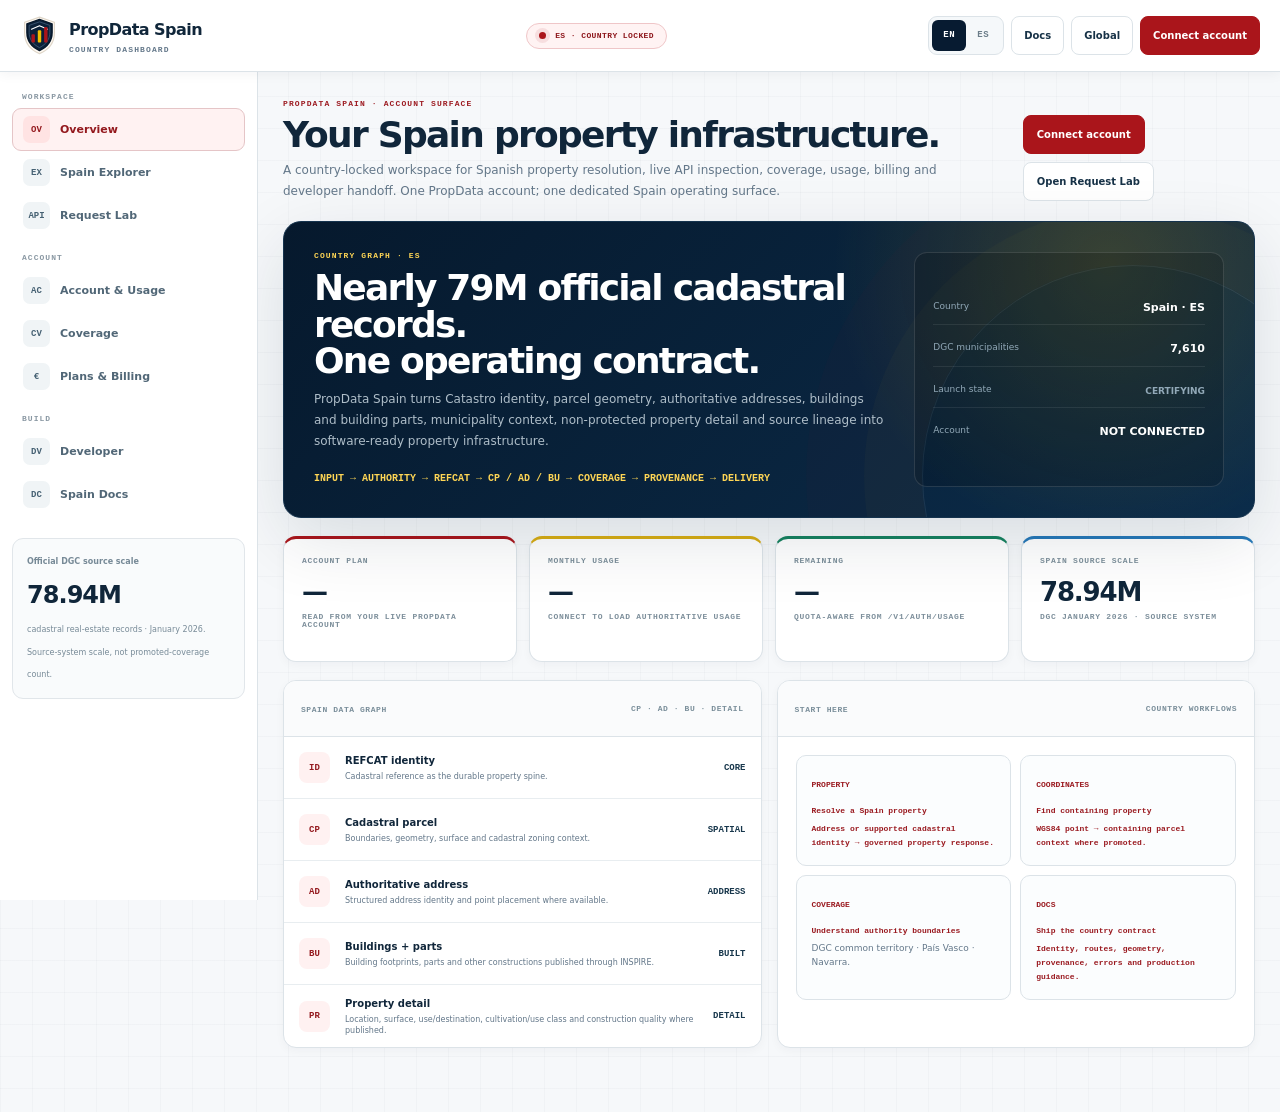
<file: dashboard.html>
<!doctype html>
<html lang="en" data-lang="en">
<head>
<script defer src="https://www.proptechusa.ai/network-analytics.js" data-proptech-surface="spain"></script>

<meta charset="utf-8">
<meta name="viewport" content="width=device-width,initial-scale=1,viewport-fit=cover">
<title>PropData Spain Dashboard | Property Intelligence Workspace</title>
<meta name="description" content="PropData Spain customer dashboard for Spain-scoped property resolution, API testing, usage, coverage, billing and developer workflows.">
<meta name="robots" content="noindex,follow">
<meta name="theme-color" content="#071b31">
<link rel="icon" href="/favicon.svg" type="image/svg+xml">
<style>
:root{--navy:#071b31;--navy2:#0b2945;--ink:#10263a;--muted:#637789;--paper:#f5f3ee;--white:#fff;--line:#dce3e8;--red:#aa151b;--gold:#f1bf00;--green:#16825f;--blue:#2678b8;--shadow:0 22px 70px rgba(8,29,48,.12);--mono:ui-monospace,SFMono-Regular,Menlo,Consolas,monospace;--side:258px;--top:72px}*{box-sizing:border-box}html{scroll-behavior:smooth}body{margin:0;min-width:320px;background:linear-gradient(rgba(7,27,49,.025) 1px,transparent 1px),linear-gradient(90deg,rgba(7,27,49,.025) 1px,transparent 1px),#f6f8fa;background-size:32px 32px;color:var(--ink);font:14px/1.6 Inter,ui-sans-serif,system-ui,-apple-system,BlinkMacSystemFont,"Segoe UI",sans-serif;-webkit-font-smoothing:antialiased}a{color:inherit;text-decoration:none}button,input,select,textarea{font:inherit}.mono{font-family:var(--mono)}button{cursor:pointer}.topbar{position:fixed;z-index:100;inset:0 0 auto;height:var(--top);display:flex;align-items:center;justify-content:space-between;gap:18px;padding:0 20px;border-bottom:1px solid var(--line);background:rgba(255,255,255,.97);box-shadow:0 2px 12px rgba(7,27,49,.05);backdrop-filter:blur(16px)}.brand{display:flex;align-items:center;gap:10px;min-width:245px}.brand img{width:39px;height:39px}.brand strong{display:block;font-size:16px;letter-spacing:-.035em}.brand span{display:block;margin-top:3px;color:var(--muted);font:900 8px/1 var(--mono);letter-spacing:.14em}.country-lock{display:flex;align-items:center;gap:9px;padding:8px 12px;border:1px solid #efc6c8;border-radius:999px;background:#fff3f3;color:#8e171c;font:900 8px/1 var(--mono);letter-spacing:.05em;white-space:nowrap}.country-lock i{width:7px;height:7px;border-radius:50%;background:var(--red);box-shadow:0 0 0 4px rgba(170,21,27,.09)}.top-actions{display:flex;align-items:center;gap:7px}.top-btn{min-height:39px;display:inline-flex;align-items:center;justify-content:center;padding:0 12px;border:1px solid var(--line);border-radius:8px;background:#fff;color:#173247;font-size:10px;font-weight:850}.top-btn.primary{border-color:var(--red);background:var(--red);color:#fff}.lang-switch{display:flex;align-items:center;padding:3px;border:1px solid var(--line);border-radius:9px;background:#f5f8fa}.lang-btn{min-width:34px;height:31px;border:0;border-radius:6px;background:transparent;color:#6b7d89;font:900 9px/1 var(--mono);letter-spacing:.06em}.lang-btn.active{background:var(--navy);color:#fff}.menu{display:none;width:40px;height:40px;border:1px solid var(--line);border-radius:8px;background:#fff}.sidebar{position:fixed;z-index:90;top:var(--top);bottom:0;left:0;width:var(--side);padding:18px 12px;overflow:auto;border-right:1px solid var(--line);background:#fff}.side-label{margin:17px 10px 7px;color:#8a98a3;font:900 8px/1 var(--mono);letter-spacing:.13em;text-transform:uppercase}.side-label:first-child{margin-top:3px}.nav-item{width:100%;min-height:43px;display:flex;align-items:center;gap:10px;padding:0 10px;border:1px solid transparent;border-radius:9px;background:transparent;color:#516777;text-align:left;font-size:11px;font-weight:780}.nav-item:hover{background:#f5f8fa;color:#0e293f}.nav-item.active{border-color:#e5c5c7;background:#fff2f2;color:#94191e}.nav-icon{width:27px;height:27px;display:grid;place-items:center;border-radius:7px;background:#f0f4f6;color:#466173;font:900 9px var(--mono)}.nav-item.active .nav-icon{background:#ffe3e3;color:#94191e}.side-proof{margin-top:22px;padding:14px;border:1px solid #e1e6ea;border-radius:11px;background:#f9fbfc}.side-proof b{display:block;color:#122b40;font-size:10px}.side-proof strong{display:block;margin:7px 0 2px;font-size:24px;letter-spacing:-.04em}.side-proof span{color:#778a97;font-size:8px;line-height:1.45}.main{margin-left:var(--side);padding:calc(var(--top) + 28px) 25px 64px}.view{display:none;max-width:1500px;margin:auto}.view.active{display:block}.page-head{display:flex;align-items:flex-end;justify-content:space-between;gap:28px;margin-bottom:20px}.eyebrow{color:#9d1c22;font:900 8px/1 var(--mono);letter-spacing:.14em;text-transform:uppercase}.page-head h1{margin:8px 0 7px;font-size:36px;line-height:1.03;letter-spacing:-.048em}.page-head p{max-width:800px;margin:0;color:var(--muted);font-size:12px;line-height:1.72}.head-actions{display:flex;gap:8px;flex-wrap:wrap}.btn{min-height:39px;display:inline-flex;align-items:center;justify-content:center;gap:7px;padding:0 13px;border:1px solid var(--line);border-radius:8px;background:#fff;color:#173247;font-size:10px;font-weight:850}.btn.primary{border-color:var(--red);background:var(--red);color:#fff}.btn.navy{border-color:var(--navy);background:var(--navy);color:#fff}.btn.gold{border-color:#d7a900;background:var(--gold);color:#17150c}.btn.danger{border-color:#f0c3c8;background:#fff3f4;color:#9f2e3a}.btn.small{min-height:32px;padding:0 9px;font-size:9px}.hero{position:relative;overflow:hidden;display:grid;grid-template-columns:1.3fr .7fr;gap:25px;margin-bottom:18px;padding:30px;border:1px solid #15334e;border-radius:18px;background:radial-gradient(circle at 85% 15%,rgba(241,191,0,.17),transparent 32%),linear-gradient(135deg,#06192d,#0b2c4a);color:#fff;box-shadow:var(--shadow)}.hero:after{content:"";position:absolute;right:-90px;bottom:-170px;width:420px;height:420px;border-radius:50%;border:1px solid rgba(255,255,255,.08);box-shadow:0 0 0 58px rgba(241,191,0,.025),0 0 0 116px rgba(170,21,27,.025)}.hero-copy,.hero-proof{position:relative;z-index:2}.hero h2{margin:10px 0 10px;font-size:36px;line-height:1.01;letter-spacing:-.05em}.hero p{max-width:760px;margin:0;color:#afbec9;font-size:12px;line-height:1.75}.hero-path{margin-top:18px;color:#ffd655;font:850 10px/1.7 var(--mono)}.hero-proof{display:grid;align-content:center;gap:7px;padding:18px;border:1px solid rgba(255,255,255,.12);border-radius:13px;background:rgba(0,0,0,.16)}.proof-row{display:flex;justify-content:space-between;gap:14px;padding:8px 0;border-bottom:1px solid rgba(255,255,255,.08)}.proof-row:last-child{border:0}.proof-row span{color:#92a9b8;font-size:9px}.proof-row b{font-size:11px}.proof-row .ok{color:#6ce5ad}.proof-row .warn{color:#ffd655}.stats{display:grid;grid-template-columns:repeat(4,1fr);gap:12px;margin-bottom:18px}.stat{min-height:116px;padding:18px;border:1px solid var(--line);border-radius:13px;background:#fff;box-shadow:0 3px 10px rgba(7,27,49,.035)}.stat span{display:block;margin-bottom:14px;color:#7d8f9b;font:900 8px/1 var(--mono);letter-spacing:.09em;text-transform:uppercase}.stat b{display:block;font-size:26px;line-height:1;letter-spacing:-.045em}.stat small{display:block;margin-top:8px;color:var(--muted);font-size:9px}.stat.red{border-top:3px solid var(--red)}.stat.gold{border-top:3px solid #d8ac13}.stat.green{border-top:3px solid var(--green)}.stat.blue{border-top:3px solid var(--blue)}.grid2{display:grid;grid-template-columns:1fr 1fr;gap:15px}.grid-main{display:grid;grid-template-columns:minmax(280px,.72fr) minmax(0,1.28fr);gap:15px}.card{min-width:0;overflow:hidden;border:1px solid var(--line);border-radius:13px;background:#fff;box-shadow:0 3px 10px rgba(7,27,49,.035)}.card-head{min-height:56px;display:flex;align-items:center;justify-content:space-between;gap:13px;padding:0 17px;border-bottom:1px solid var(--line);background:#fafbfc}.card-head strong{font-size:12px}.card-head span{color:#7a8e9a;font:850 8px/1 var(--mono);letter-spacing:.07em;text-transform:uppercase}.card-body{padding:18px}.layer-list{display:grid}.layer{display:grid;grid-template-columns:36px 1fr auto;gap:10px;align-items:center;min-height:62px;padding:10px 15px;border-bottom:1px solid #e8edf0}.layer:last-child{border:0}.layer-icon{width:31px;height:31px;display:grid;place-items:center;border-radius:8px;background:#fff1f1;color:#94191e;font:900 9px var(--mono)}.layer b{display:block;font-size:10px}.layer small{display:block;margin-top:2px;color:var(--muted);font-size:8px;line-height:1.45}.layer-count{color:#18374c;font:900 9px var(--mono);white-space:nowrap}.quick-links{display:grid;grid-template-columns:repeat(2,1fr);gap:9px}.quick-link{padding:15px;border:1px solid var(--line);border-radius:10px;background:#fbfdfe;transition:.18s}.quick-link:hover{border-color:#d8b6b8;transform:translateY(-1px)}.quick-link span{color:#9a1a20;font:900 8px var(--mono)}.quick-link b{display:block;margin:7px 0 4px;font-size:11px}.quick-link p{margin:0;color:var(--muted);font-size:9px;line-height:1.55}.depth-grid{display:grid;grid-template-columns:repeat(3,1fr);gap:10px}.depth-card{padding:16px;border:1px solid var(--line);border-radius:11px;background:#fff}.depth-card span{color:#9c1a20;font:900 8px var(--mono)}.depth-card b{display:block;margin:8px 0 6px;font-size:13px}.depth-card p{margin:0;color:var(--muted);font-size:9px;line-height:1.55}.endpoint-list{max-height:660px;overflow:auto;padding:7px}.endpoint{width:100%;display:grid;grid-template-columns:40px 1fr;gap:9px;align-items:center;padding:10px;border:1px solid transparent;border-radius:8px;background:transparent;text-align:left;color:#586d7c}.endpoint:hover{background:#f5f8fa}.endpoint.active{border-color:#e3c2c4;background:#fff1f1;color:#8c171c}.method{display:inline-flex;align-items:center;justify-content:center;min-height:24px;padding:0 5px;border-radius:5px;background:var(--navy);color:#fff;font:900 8px var(--mono)}.endpoint.active .method{background:var(--red)}.endpoint code{display:block;color:inherit;font:850 9px/1.4 var(--mono);word-break:break-word}.endpoint small{display:block;margin-top:3px;color:#7a8d99;font-size:8px}.search{width:calc(100% - 14px);min-height:39px;margin:7px;padding:0 10px;border:1px solid var(--line);border-radius:8px;background:#fff;color:var(--ink);font-size:10px}.lab-grid{display:grid;grid-template-columns:minmax(280px,.82fr) minmax(0,1.18fr);min-height:620px}.builder{padding:18px;border-right:1px solid var(--line)}.response{min-width:0;display:flex;flex-direction:column;background:#06182a}.field{margin-bottom:13px}.field label{display:flex;justify-content:space-between;gap:8px;margin-bottom:6px;color:#173247;font-size:9px;font-weight:850}.field label span{color:#8796a0;font:800 8px var(--mono)}.input,.select{width:100%;min-height:41px;padding:0 10px;border:1px solid #cbd9e0;border-radius:7px;background:#fff;color:#102333;font-size:10px}.field-help{margin-top:5px;color:#7b8c97;font-size:8px;line-height:1.5}.request-note{margin:14px 0;padding:12px;border-left:3px solid var(--red);border-radius:0 7px 7px 0;background:#fff2f2;color:#6f373a;font-size:9px;line-height:1.6}.request-url{margin:10px 0;padding:10px;border:1px solid #d5dee4;border-radius:7px;background:#f8fafb;color:#214158;font:8px/1.6 var(--mono);word-break:break-all}.response-head{min-height:50px;display:flex;align-items:center;justify-content:space-between;gap:10px;padding:0 14px;border-bottom:1px solid rgba(255,255,255,.1);color:#9eb4c0;font:800 8px var(--mono)}.response-meta{display:flex;gap:6px;flex-wrap:wrap}.pill{padding:5px 7px;border:1px solid rgba(255,255,255,.15);border-radius:999px}.pill.ok{border-color:rgba(94,232,168,.28);color:#7cf0b8}.pill.err{border-color:rgba(226,85,99,.35);color:#ff9aa5}.response-body{min-height:0;flex:1;margin:0;padding:17px;overflow:auto;color:#d7e7ee;font:10px/1.72 var(--mono);white-space:pre-wrap;word-break:break-word}.response-foot{padding:11px 14px;border-top:1px solid rgba(255,255,255,.08);color:#829ba8;font-size:8px}.insight-bar{display:grid;grid-template-columns:repeat(4,1fr);gap:8px;margin-bottom:12px}.insight{padding:10px;border:1px solid var(--line);border-radius:8px;background:#fbfdfe}.insight span{display:block;color:#80919c;font:850 7px var(--mono)}.insight b{display:block;margin-top:5px;font-size:10px;word-break:break-word}.credential-row{display:grid;grid-template-columns:1fr auto;gap:8px}.checkbox{display:flex;align-items:flex-start;gap:7px;margin:10px 0;color:#6f818d;font-size:8px}.checkbox input{margin-top:2px;accent-color:var(--red)}.key-state{display:flex;align-items:center;gap:8px;margin:12px 0;padding:11px;border:1px solid var(--line);border-radius:8px;background:#f7fafb;color:#657985;font-size:9px}.key-state i{width:8px;height:8px;border-radius:50%;background:#c49335}.key-state.connected i{background:#25b679}.notice{padding:13px;border:1px solid #e1e7eb;border-radius:9px;background:#f8fafb;color:#667b89;font-size:9px;line-height:1.62}.notice strong{color:#18354a}.usage-grid{display:grid;grid-template-columns:repeat(3,1fr);gap:9px;margin:14px 0}.usage-card{padding:14px;border:1px solid var(--line);border-radius:9px;background:#fff}.usage-card span{display:block;color:#85959f;font:850 7px var(--mono)}.usage-card b{display:block;margin-top:6px;font-size:19px}.meter{height:8px;overflow:hidden;border-radius:999px;background:#e9eef1}.meter i{display:block;width:0;height:100%;border-radius:inherit;background:linear-gradient(90deg,var(--red),var(--gold));transition:.3s}.code-shell{min-height:260px;margin:0;padding:17px;overflow:auto;background:#06182a;color:#d8e9ef;font:10px/1.75 var(--mono);white-space:pre-wrap;word-break:break-word}.coverage-grid{display:grid;grid-template-columns:repeat(3,1fr);gap:12px}.coverage-card{padding:18px;border:1px solid var(--line);border-radius:11px;background:#fff}.coverage-card span{color:#9b1a20;font:900 8px var(--mono)}.coverage-card b{display:block;margin:8px 0 5px;font-size:18px}.coverage-card p{margin:0;color:var(--muted);font-size:9px;line-height:1.6}.coverage-card.primary{border-color:#d9b6b8;background:#fff6f6}.contract-table{overflow:auto;border:1px solid var(--line);border-radius:11px;background:#fff}table{width:100%;border-collapse:collapse}th,td{padding:13px 14px;border-bottom:1px solid #e7ecef;text-align:left;font-size:9px;vertical-align:top}th{background:#f8fafb;color:#728694;font:900 8px var(--mono);letter-spacing:.07em}td b{display:block;color:#163247}td span{display:block;margin-top:3px;color:#6e818d;line-height:1.5}tr:last-child td{border-bottom:0}.billing-grid{display:grid;grid-template-columns:repeat(4,1fr);gap:12px}.plan{display:flex;min-height:400px;flex-direction:column;padding:20px;border:1px solid var(--line);border-radius:12px;background:#fff}.plan.featured{border-color:#dfb727;box-shadow:0 12px 34px rgba(241,191,0,.13)}.plan.enterprise{border-color:#ddb8ba}.plan-tag{display:flex;justify-content:space-between;gap:9px;align-items:center}.plan-tag b{font-size:13px}.plan-tag span{padding:5px 7px;border-radius:999px;background:#f2f5f7;color:#758793;font:900 7px var(--mono)}.plan.featured .plan-tag span{background:#fff0a8;color:#6d5500}.plan-price{margin:23px 0 6px;font-size:34px;font-weight:900;letter-spacing:-.05em}.plan-price small{color:#7b8d99;font-size:9px;font-weight:700}.plan p{margin:0;color:var(--muted);font-size:9px;line-height:1.6}.plan ul{display:grid;gap:8px;margin:18px 0 20px;padding:16px 0 0;border-top:1px solid var(--line);list-style:none}.plan li{position:relative;padding-left:15px;color:#4f6676;font-size:8px}.plan li:before{content:"✓";position:absolute;left:0;color:var(--green);font-weight:900}.plan .btn{margin-top:auto}.resource-grid{display:grid;grid-template-columns:repeat(3,1fr);gap:12px}.resource{padding:20px;border:1px solid var(--line);border-radius:12px;background:#fff}.resource-icon{width:38px;height:38px;display:grid;place-items:center;border-radius:9px;background:#fff1f1;color:#971a20;font:900 10px var(--mono)}.resource h3{margin:13px 0 7px;font-size:13px}.resource p{margin:0 0 15px;color:var(--muted);font-size:9px;line-height:1.62}.resource a{color:#9b1a20;font-size:9px;font-weight:900}.toast{position:fixed;z-index:200;right:20px;bottom:20px;max-width:360px;padding:12px 14px;border-radius:9px;background:#0b273f;color:#fff;box-shadow:var(--shadow);font-size:9px;opacity:0;pointer-events:none;transform:translateY(8px);transition:.2s}.toast.show{opacity:1;transform:none}.toast.error{background:#8f1c22}.modal{position:fixed;z-index:180;inset:0;display:none;place-items:center;padding:20px;background:rgba(5,18,31,.62);backdrop-filter:blur(6px)}.modal.open{display:grid}.modal-card{width:min(540px,100%);padding:25px;border-radius:15px;background:#fff;box-shadow:0 30px 100px rgba(0,0,0,.25)}.modal-card h2{margin:7px 0;font-size:24px;letter-spacing:-.04em}.modal-card p{margin:0 0 16px;color:var(--muted);font-size:10px;line-height:1.65}.modal-actions{display:flex;gap:8px;justify-content:flex-end;margin-top:15px}@media(max-width:1180px){.billing-grid{grid-template-columns:1fr 1fr}.stats{grid-template-columns:1fr 1fr}.depth-grid{grid-template-columns:1fr 1fr}.resource-grid{grid-template-columns:1fr 1fr}}@media(max-width:900px){:root{--side:0px}.sidebar{left:-280px;width:258px;transition:.2s}.sidebar.open{left:0;box-shadow:30px 0 70px rgba(5,22,38,.2)}.main{margin-left:0}.menu{display:block}.country-lock{display:none}.top-actions .top-btn:not(.primary){display:none}.hero{grid-template-columns:1fr}.grid-main,.grid2,.lab-grid{grid-template-columns:1fr}.builder{border-right:0;border-bottom:1px solid var(--line)}.coverage-grid{grid-template-columns:1fr}.page-head{align-items:flex-start;flex-direction:column}.insight-bar{grid-template-columns:1fr 1fr}}@media(max-width:640px){.topbar{padding:0 11px}.brand{min-width:0}.brand span{display:none}.top-actions{gap:4px}.top-btn.primary{padding:0 9px}.main{padding:calc(var(--top) + 18px) 12px 45px}.hero{padding:21px}.hero h2{font-size:29px}.stats,.billing-grid,.depth-grid,.resource-grid,.quick-links{grid-template-columns:1fr}.page-head h1{font-size:30px}.usage-grid,.insight-bar{grid-template-columns:1fr}.credential-row{grid-template-columns:1fr}.modal-actions{flex-direction:column}.modal-actions .btn{width:100%}}
html[data-lang="en"] .es{display:none!important}html[data-lang="es"] .en{display:none!important}
</style>
</head>
<body>
<header class="topbar"><a class="brand" href="/"><img src="/favicon.svg" alt=""><div><strong>PropData Spain</strong><span>COUNTRY DASHBOARD</span></div></a><div class="country-lock"><i></i>ES · COUNTRY LOCKED</div><div class="top-actions"><div class="lang-switch" aria-label="Language"><button class="lang-btn active" data-lang-btn="en">EN</button><button class="lang-btn" data-lang-btn="es">ES</button></div><a class="top-btn" href="/docs"><span class="en">Docs</span><span class="es">Docs</span></a><a class="top-btn" href="https://global.proptechusa.ai/">Global</a><button class="top-btn primary" id="top-connect"><span class="en">Connect account</span><span class="es">Conectar cuenta</span></button><button class="menu" id="menu" aria-label="Menu">☰</button></div></header>
<aside class="sidebar" id="sidebar"><div class="side-label"><span class="en">Workspace</span><span class="es">Espacio</span></div><button class="nav-item active" data-view="overview"><span class="nav-icon">OV</span><span class="en">Overview</span><span class="es">Resumen</span></button><button class="nav-item" data-view="explorer"><span class="nav-icon">EX</span><span class="en">Spain Explorer</span><span class="es">Explorador España</span></button><button class="nav-item" data-view="lab"><span class="nav-icon">API</span>Request Lab</button><div class="side-label"><span class="en">Account</span><span class="es">Cuenta</span></div><button class="nav-item" data-view="account"><span class="nav-icon">AC</span><span class="en">Account & Usage</span><span class="es">Cuenta y uso</span></button><button class="nav-item" data-view="coverage"><span class="nav-icon">CV</span><span class="en">Coverage</span><span class="es">Cobertura</span></button><button class="nav-item" data-view="billing"><span class="nav-icon">€</span><span class="en">Plans & Billing</span><span class="es">Planes y facturación</span></button><div class="side-label"><span class="en">Build</span><span class="es">Desarrollo</span></div><button class="nav-item" data-view="developer"><span class="nav-icon">DV</span><span class="en">Developer</span><span class="es">Desarrollador</span></button><a class="nav-item" href="/docs"><span class="nav-icon">DC</span><span class="en">Spain Docs</span><span class="es">Docs de España</span></a><div class="side-proof"><b><span class="en">Official DGC source scale</span><span class="es">Escala oficial DGC</span></b><strong>78.94M</strong><span><span class="en">cadastral real-estate records · January 2026. Source-system scale, not promoted-coverage count.</span><span class="es">bienes inmuebles catastrales · enero de 2026. Escala de fuente, no cobertura promovida.</span></span></div></aside>
<main class="main">
<section class="view active" data-view-panel="overview"><div class="page-head"><div><div class="eyebrow"><span class="en">PropData Spain · Account surface</span><span class="es">PropData España · Superficie de cuenta</span></div><h1><span class="en">Your Spain property infrastructure.</span><span class="es">Tu infraestructura inmobiliaria de España.</span></h1><p><span class="en">A country-locked workspace for Spanish property resolution, live API inspection, coverage, usage, billing and developer handoff. One PropData account; one dedicated Spain operating surface.</span><span class="es">Un espacio bloqueado a España para resolución inmobiliaria, inspección API en vivo, cobertura, uso, facturación y desarrollo. Una cuenta PropData; una superficie operativa dedicada a España.</span></p></div><div class="head-actions"><button class="btn primary" data-jump="account"><span class="en">Connect account</span><span class="es">Conectar cuenta</span></button><button class="btn" data-jump="lab">Open Request Lab</button></div></div>
<div class="hero"><div class="hero-copy"><div class="eyebrow" style="color:#ffd655"><span class="en">COUNTRY GRAPH · ES</span><span class="es">GRAFO DE PAÍS · ES</span></div><h2><span class="en">Nearly 79M official cadastral records.<br>One operating contract.</span><span class="es">Casi 79 M de registros catastrales oficiales.<br>Un único contrato operativo.</span></h2><p><span class="en">PropData Spain turns Catastro identity, parcel geometry, authoritative addresses, buildings and building parts, municipality context, non-protected property detail and source lineage into software-ready property infrastructure.</span><span class="es">PropData España convierte identidad catastral, geometría parcelaria, direcciones oficiales, edificios y partes de edificios, contexto municipal, detalle no protegido y procedencia en infraestructura lista para software.</span></p><div class="hero-path">INPUT → AUTHORITY → REFCAT → CP / AD / BU → COVERAGE → PROVENANCE → DELIVERY</div></div><div class="hero-proof"><div class="proof-row"><span><span class="en">Country</span><span class="es">País</span></span><b>Spain · ES</b></div><div class="proof-row"><span><span class="en">DGC municipalities</span><span class="es">Municipios DGC</span></span><b>7,610</b></div><div class="proof-row"><span><span class="en">Launch state</span><span class="es">Estado</span></span><b class="warn"><span class="en">CERTIFYING</span><span class="es">CERTIFICANDO</span></b></div><div class="proof-row"><span><span class="en">Account</span><span class="es">Cuenta</span></span><b id="hero-account"><span class="en">NOT CONNECTED</span><span class="es">NO CONECTADA</span></b></div></div></div>
<div class="stats"><div class="stat red"><span><span class="en">Account plan</span><span class="es">Plan de cuenta</span></span><b id="stat-plan">—</b><small><span class="en">Read from your live PropData account</span><span class="es">Leído desde tu cuenta PropData</span></small></div><div class="stat gold"><span><span class="en">Monthly usage</span><span class="es">Uso mensual</span></span><b id="stat-used">—</b><small id="stat-used-sub"><span class="en">Connect to load authoritative usage</span><span class="es">Conecta para cargar uso real</span></small></div><div class="stat green"><span><span class="en">Remaining</span><span class="es">Restante</span></span><b id="stat-remaining">—</b><small><span class="en">Quota-aware from /v1/auth/usage</span><span class="es">Desde /v1/auth/usage</span></small></div><div class="stat blue"><span><span class="en">Spain source scale</span><span class="es">Escala fuente España</span></span><b>78.94M</b><small><span class="en">DGC January 2026 · source system</span><span class="es">DGC enero 2026 · sistema fuente</span></small></div></div>
<div class="grid2"><div class="card"><div class="card-head"><strong><span class="en">Spain data graph</span><span class="es">Grafo de datos España</span></strong><span>CP · AD · BU · DETAIL</span></div><div class="layer-list"><div class="layer"><div class="layer-icon">ID</div><div><b>REFCAT identity</b><small><span class="en">Cadastral reference as the durable property spine.</span><span class="es">Referencia catastral como eje duradero.</span></small></div><span class="layer-count">CORE</span></div><div class="layer"><div class="layer-icon">CP</div><div><b><span class="en">Cadastral parcel</span><span class="es">Parcela catastral</span></b><small><span class="en">Boundaries, geometry, surface and cadastral zoning context.</span><span class="es">Límites, geometría, superficie y contexto catastral.</span></small></div><span class="layer-count">SPATIAL</span></div><div class="layer"><div class="layer-icon">AD</div><div><b><span class="en">Authoritative address</span><span class="es">Dirección oficial</span></b><small><span class="en">Structured address identity and point placement where available.</span><span class="es">Identidad estructurada y punto geográfico cuando existe.</span></small></div><span class="layer-count">ADDRESS</span></div><div class="layer"><div class="layer-icon">BU</div><div><b><span class="en">Buildings + parts</span><span class="es">Edificios + partes</span></b><small><span class="en">Building footprints, parts and other constructions published through INSPIRE.</span><span class="es">Huellas, partes y otras construcciones publicadas por INSPIRE.</span></small></div><span class="layer-count">BUILT</span></div><div class="layer"><div class="layer-icon">PR</div><div><b><span class="en">Property detail</span><span class="es">Detalle del inmueble</span></b><small><span class="en">Location, surface, use/destination, cultivation/use class and construction quality where published.</span><span class="es">Localización, superficie, uso/destino, cultivo/aprovechamiento y calidad constructiva cuando se publica.</span></small></div><span class="layer-count">DETAIL</span></div></div></div><div class="card"><div class="card-head"><strong><span class="en">Start here</span><span class="es">Empieza aquí</span></strong><span>COUNTRY WORKFLOWS</span></div><div class="card-body"><div class="quick-links"><a class="quick-link" href="#" data-preset="property"><span>PROPERTY</span><b><span class="en">Resolve a Spain property</span><span class="es">Resolver inmueble de España</span></b><p><span class="en">Address or supported cadastral identity → governed property response.</span><span class="es">Dirección o identidad catastral → respuesta gobernada.</span></p></a><a class="quick-link" href="#" data-preset="location"><span>COORDINATES</span><b><span class="en">Find containing property</span><span class="es">Encontrar inmueble por coordenadas</span></b><p><span class="en">WGS84 point → containing parcel context where promoted.</span><span class="es">Punto WGS84 → parcela contenedora cuando está promovida.</span></p></a><a class="quick-link" href="#" data-jump="coverage"><span>COVERAGE</span><b><span class="en">Understand authority boundaries</span><span class="es">Entender límites de autoridad</span></b><p>DGC common territory · País Vasco · Navarra.</p></a><a class="quick-link" href="/docs"><span>DOCS</span><b><span class="en">Ship the country contract</span><span class="es">Implementar el contrato de país</span></b><p><span class="en">Identity, routes, geometry, provenance, errors and production guidance.</span><span class="es">Identidad, rutas, geometría, procedencia, errores y producción.</span></p></a></div></div></div></div>
</section>
<section class="view" data-view-panel="explorer"><div class="page-head"><div><div class="eyebrow"><span class="en">Spain Explorer</span><span class="es">Explorador España</span></div><h1><span class="en">Understand the graph before you call it.</span><span class="es">Entiende el grafo antes de consultarlo.</span></h1><p><span class="en">Spain is more than a polygon layer. These are the country-native dimensions PropData preserves so a property response remains traceable and operational.</span><span class="es">España es más que una capa de polígonos. Estas son las dimensiones nativas que PropData conserva para mantener cada respuesta trazable y operativa.</span></p></div><div class="head-actions"><button class="btn primary" data-jump="lab">Open Request Lab</button><a class="btn" href="/docs#data-model">Read data model</a></div></div><div class="depth-grid"><article class="depth-card"><span>IDENTITY</span><b>Referencia catastral</b><p><span class="en">Preserve the official cadastral reference and its municipality context instead of inventing a replacement identifier.</span><span class="es">Conserva la referencia catastral oficial y su contexto municipal sin inventar un identificador sustituto.</span></p></article><article class="depth-card"><span>PARCEL</span><b><span class="en">Geometry + surface</span><span class="es">Geometría + superficie</span></b><p><span class="en">Authoritative parcel boundaries, source CRS, area and zoning relationships where certified.</span><span class="es">Límites oficiales, CRS fuente, superficie y relaciones de zona cuando están certificadas.</span></p></article><article class="depth-card"><span>ADDRESS</span><b><span class="en">Structured address graph</span><span class="es">Grafo estructurado de direcciones</span></b><p><span class="en">Thoroughfare, number, postal and municipality context with point placement when the source supports it.</span><span class="es">Vía, número, código postal y municipio con punto geográfico cuando la fuente lo soporta.</span></p></article><article class="depth-card"><span>BUILDINGS</span><b><span class="en">Buildings + building parts</span><span class="es">Edificios + partes</span></b><p><span class="en">2D building geometry, building parts and other construction objects such as pools where published.</span><span class="es">Geometría 2D, partes de edificios y otras construcciones como piscinas cuando se publican.</span></p></article><article class="depth-card"><span>USE</span><b><span class="en">Use + land context</span><span class="es">Uso + contexto del suelo</span></b><p><span class="en">Non-protected use/destination, cultivation/use class and construction-quality attributes when available.</span><span class="es">Uso/destino, cultivo/aprovechamiento y calidad de construcción no protegidos cuando existen.</span></p></article><article class="depth-card"><span>PROVENANCE</span><b><span class="en">Authority + revision</span><span class="es">Autoridad + revisión</span></b><p><span class="en">Keep source family, municipality, authority, revision and coverage state with downstream facts.</span><span class="es">Mantén familia de fuente, municipio, autoridad, revisión y estado de cobertura con los datos.</span></p></article></div></section>
<section class="view" data-view-panel="lab"><div class="page-head"><div><div class="eyebrow">Spain Request Lab</div><h1><span class="en">Run the country contract live.</span><span class="es">Ejecuta el contrato de país en vivo.</span></h1><p><span class="en">Every country-aware request is forced to <code>country=ES</code>. Authenticated routes require the PropData credential you explicitly connect in this workspace.</span><span class="es">Cada consulta de país fuerza <code>country=ES</code>. Las rutas autenticadas requieren la credencial PropData que conectes explícitamente.</span></p></div><div class="head-actions"><button class="btn" id="lab-connect"><span class="en">Connect credential</span><span class="es">Conectar credencial</span></button></div></div><div class="grid-main"><div class="card"><div class="card-head"><strong><span class="en">Endpoints</span><span class="es">Endpoints</span></strong><span>SPAIN LOCK</span></div><input class="search" id="endpoint-search" placeholder="Filter endpoints"><div class="endpoint-list" id="endpoint-list"></div></div><div class="card"><div class="card-head"><strong id="request-title">Property resolver</strong><span id="request-path">/v1/property</span></div><div class="lab-grid"><div class="builder"><div id="request-fields"></div><div class="request-note" id="request-note"></div><div class="request-url" id="request-url"></div><div style="display:flex;gap:7px;flex-wrap:wrap"><button class="btn primary" id="run-request"><span class="en">Run request</span><span class="es">Ejecutar</span></button><button class="btn" id="copy-url"><span class="en">Copy URL</span><span class="es">Copiar URL</span></button><button class="btn" id="copy-curl">Copy cURL</button><button class="btn" id="clear-fields"><span class="en">Clear</span><span class="es">Limpiar</span></button></div></div><div class="response"><div class="response-head"><span>LIVE RESPONSE</span><div class="response-meta"><span class="pill" id="response-status">IDLE</span><span class="pill" id="response-time">— ms</span></div></div><pre class="response-body" id="response-body">Select an endpoint, connect an account when required, and run a Spain-scoped request.</pre><div class="response-foot"><span class="en">Response is shown exactly as returned by the production edge API. Coverage and null states are not cosmetically filled.</span><span class="es">La respuesta se muestra tal como llega de la API de producción. La cobertura y los nulos no se rellenan artificialmente.</span></div></div></div></div></div></section>
<section class="view" data-view-panel="account"><div class="page-head"><div><div class="eyebrow"><span class="en">Account & usage</span><span class="es">Cuenta y uso</span></div><h1><span class="en">Your PropData account, focused on Spain.</span><span class="es">Tu cuenta PropData, enfocada en España.</span></h1><p><span class="en">The Spain Dashboard uses the same PropData account and credential as the broader platform. It does not create a second billing identity.</span><span class="es">El Dashboard de España usa la misma cuenta y credencial de PropData. No crea una segunda identidad de facturación.</span></p></div></div><div class="grid2"><div class="card"><div class="card-head"><strong><span class="en">Connected API credential</span><span class="es">Credencial API conectada</span></strong><span id="account-key-label">NOT CONNECTED</span></div><div class="card-body"><div class="credential-row"><input class="input mono" type="password" id="key-input" autocomplete="off" placeholder="Paste PropData API key"><button class="btn primary" id="connect-key"><span class="en">Validate & connect</span><span class="es">Validar y conectar</span></button></div><label class="checkbox"><input type="checkbox" id="remember-key"><span class="en">Remember on this device. Leave unchecked to keep the credential in session storage only.</span><span class="es">Recordar en este dispositivo. Déjalo desmarcado para usar solo almacenamiento de sesión.</span></label><div class="key-state" id="account-key-state"><i></i><span><span class="en">No credential connected.</span><span class="es">Sin credencial conectada.</span></span></div><div style="display:flex;gap:7px;flex-wrap:wrap"><button class="btn small" id="toggle-key"><span class="en">Show / hide</span><span class="es">Mostrar / ocultar</span></button><button class="btn small danger" id="disconnect-key"><span class="en">Disconnect</span><span class="es">Desconectar</span></button></div><div class="notice" style="margin-top:14px"><strong><span class="en">Production handling:</span><span class="es">Uso en producción:</span></strong> <span class="en">applications should keep PropData credentials in a trusted server, Worker or edge function. This browser dashboard sends a key only after the account holder explicitly connects one for testing and account inspection.</span><span class="es">las aplicaciones deben mantener las credenciales en un servidor, Worker o función edge de confianza. Este panel solo envía la clave cuando el titular la conecta explícitamente.</span></div></div></div><div class="card"><div class="card-head"><strong><span class="en">Authoritative usage</span><span class="es">Uso autoritativo</span></strong><span>/v1/auth/usage</span></div><div class="card-body"><div class="usage-grid"><div class="usage-card"><span>PLAN / TIER</span><b id="usage-plan">—</b></div><div class="usage-card"><span><span class="en">USED</span><span class="es">USADO</span></span><b id="usage-used">—</b></div><div class="usage-card"><span><span class="en">LIMIT</span><span class="es">LÍMITE</span></span><b id="usage-limit">—</b></div></div><div class="meter"><i id="usage-meter"></i></div><p style="color:var(--muted);font-size:9px"><span class="en">Usage and limits are read from the live account contract rather than hardcoded into this dashboard.</span><span class="es">El uso y los límites se leen del contrato real de la cuenta; no están hardcodeados.</span></p><button class="btn primary" id="load-usage"><span class="en">Refresh live usage</span><span class="es">Actualizar uso</span></button></div><pre class="code-shell" id="usage-output" style="min-height:230px">Connect a valid API key to load /v1/auth/usage.</pre></div></div></section>
<section class="view" data-view-panel="coverage"><div class="page-head"><div><div class="eyebrow"><span class="en">Coverage & authority</span><span class="es">Cobertura y autoridad</span></div><h1><span class="en">One product. Three cadastral authority paths.</span><span class="es">Un producto. Tres rutas de autoridad catastral.</span></h1><p><span class="en">PropData does not pretend the DGC covers every Spanish jurisdiction. Authority routing is part of the contract.</span><span class="es">PropData no finge que la DGC cubre todas las jurisdicciones españolas. El enrutamiento de autoridad forma parte del contrato.</span></p></div><a class="btn" href="/docs#coverage"><span class="en">Coverage docs</span><span class="es">Docs de cobertura</span></a></div><div class="coverage-grid"><article class="coverage-card primary"><span>DGC COMMON TERRITORY</span><b>7,610 <span class="en">municipalities</span><span class="es">municipios</span></b><p><span class="en">Catastro CP / AD / BU and non-protected property detail are being certified behind the Spain adapter.</span><span class="es">Catastro CP / AD / BU y detalle no protegido se certifican detrás del adaptador de España.</span></p></article><article class="coverage-card"><span>PAÍS VASCO</span><b>Álava · Bizkaia · Gipuzkoa</b><p><span class="en">Separate foral cadastral authorities. Never silently substituted with a DGC property response.</span><span class="es">Autoridades catastrales forales separadas. Nunca se sustituyen silenciosamente por una respuesta DGC.</span></p></article><article class="coverage-card"><span>NAVARRA</span><b><span class="en">Separate foral system</span><span class="es">Sistema foral separado</span></b><p><span class="en">Separate source integration and promotion path. Explicit unavailability is preferred to fabricated coverage.</span><span class="es">Integración y promoción separadas. Se prefiere indisponibilidad explícita a cobertura inventada.</span></p></article></div><div style="height:15px"></div><div class="contract-table"><table><thead><tr><th><span class="en">LAYER</span><span class="es">CAPA</span></th><th><span class="en">WHAT IT MEANS</span><span class="es">QUÉ SIGNIFICA</span></th><th><span class="en">SPAIN CONTRACT</span><span class="es">CONTRATO ESPAÑA</span></th></tr></thead><tbody><tr><td><b>Match</b></td><td><span><span class="en">What identity or geometry the request resolved to.</span><span class="es">Qué identidad o geometría resolvió la solicitud.</span></span></td><td><span><span class="en">Separate from whether every requested field/layer is available.</span><span class="es">Separado de la disponibilidad de cada campo/capa.</span></span></td></tr><tr><td><b>Coverage</b></td><td><span><span class="en">Whether the requested layer is promoted for that authority/municipality.</span><span class="es">Si la capa está promovida para esa autoridad/municipio.</span></span></td><td><span><span class="en">Explicit state; no silent substitution.</span><span class="es">Estado explícito; sin sustitución silenciosa.</span></span></td></tr><tr><td><b>Provenance</b></td><td><span><span class="en">Source family, municipality, authority and revision evidence.</span><span class="es">Familia de fuente, municipio, autoridad y revisión.</span></span></td><td><span><span class="en">Travels with downstream facts where available.</span><span class="es">Acompaña los datos cuando está disponible.</span></span></td></tr><tr><td><b>Protected</b></td><td><span><span class="en">Ownership identity and individualized cadastral values.</span><span class="es">Titularidad y valores catastrales individualizados.</span></span></td><td><span><span class="en">Outside the open Spain contract unless separately lawfully entitled.</span><span class="es">Fuera del contrato abierto salvo derecho legal separado.</span></span></td></tr></tbody></table></div></section>
<section class="view" data-view-panel="billing"><div class="page-head"><div><div class="eyebrow"><span class="en">Plans & billing</span><span class="es">Planes y facturación</span></div><h1><span class="en">Spain pricing, inside the Spain product.</span><span class="es">Precios de España, dentro del producto España.</span></h1><p><span class="en">Live recurring EUR subscriptions through Stripe. Upgrade without leaving the country workspace; enterprise remains a contract-led path.</span><span class="es">Suscripciones reales en EUR mediante Stripe. Sube de plan sin salir del producto; enterprise sigue un proceso contractual.</span></p></div><a class="btn" href="/#pricing"><span class="en">View public pricing</span><span class="es">Ver precios públicos</span></a></div><div class="billing-grid"><article class="plan"><div class="plan-tag"><b>Developer</b><span>SELF-SERVE</span></div><div class="plan-price">€79 <small>/ month</small></div><p>10,000 requests / month.</p><ul><li>REFCAT + Spain property identity</li><li>Catastro CP / AD / BU graph</li><li>Promoted geometry + coverage semantics</li><li>REST + OAuth MCP</li></ul><a class="btn navy" href="https://buy.stripe.com/4gM8wP9Yq42af49g717wA0j">Choose Developer</a></article><article class="plan featured"><div class="plan-tag"><b>Builder</b><span>MOST POPULAR</span></div><div class="plan-price">€249 <small>/ month</small></div><p>50,000 requests / month.</p><ul><li>Everything in Developer</li><li>Production-volume Spain access</li><li>Parcel geometry + coordinate workflows</li><li>Priority integration support</li></ul><a class="btn gold" href="https://buy.stripe.com/00w8wP6Me6aie057Av7wA0k">Choose Builder</a></article><article class="plan"><div class="plan-tag"><b>Scale</b><span>HIGH VOLUME</span></div><div class="plan-price">€699 <small>/ month</small></div><p>250,000 requests / month.</p><ul><li>Everything in Builder</li><li>High-volume Spain property intelligence</li><li>Geometry + coordinate workflows</li><li>Advanced support</li></ul><a class="btn navy" href="https://buy.stripe.com/dRmaEX0nQbuC3lr5sn7wA0l">Choose Scale</a></article><article class="plan enterprise"><div class="plan-tag"><b>Enterprise</b><span>CONTRACT</span></div><div class="plan-price">Custom</div><p><span class="en">Bulk, white-label, custom endpoints and contract-specific delivery.</span><span class="es">Bulk, white-label, endpoints personalizados y entrega contractual.</span></p><ul><li>Bulk / custom extracts</li><li>White-label delivery</li><li>Custom response contracts</li><li>Enterprise integration path</li></ul><a class="btn primary" href="mailto:sales@proptechusa.ai?subject=PropData%20Spain%20Enterprise">Talk to enterprise</a></article></div></section>
<section class="view" data-view-panel="developer"><div class="page-head"><div><div class="eyebrow"><span class="en">Developer handoff</span><span class="es">Handoff de desarrollo</span></div><h1><span class="en">Everything needed to ship Spain.</span><span class="es">Todo lo necesario para lanzar España.</span></h1><p><span class="en">Use the Spain docs for exact country semantics, this dashboard for live probes and the global control plane when engineering needs cross-country operations.</span><span class="es">Usa los docs de España para semántica exacta, este dashboard para pruebas en vivo y el control global para operaciones multi-país.</span></p></div></div><div class="resource-grid"><article class="resource"><div class="resource-icon">ES</div><h3>Spain API Docs</h3><p><span class="en">Country architecture, identity model, CP/AD/BU, coverage, protected-data boundaries, routes and errors.</span><span class="es">Arquitectura, identidad, CP/AD/BU, cobertura, datos protegidos, rutas y errores.</span></p><a href="/docs">Open docs →</a></article><article class="resource"><div class="resource-icon">LAB</div><h3>Spain Request Lab</h3><p><span class="en">Run country-locked requests against the production edge without putting a key in the URL.</span><span class="es">Ejecuta consultas bloqueadas a España sin poner la clave en la URL.</span></p><a href="#" data-jump="lab">Open lab →</a></article><article class="resource"><div class="resource-icon">GL</div><h3>Global PropData</h3><p><span class="en">Cross-market controls, broader U.S. intelligence and global account workflows.</span><span class="es">Controles multi-mercado, inteligencia de EE. UU. y flujos globales.</span></p><a href="https://propdata.proptechusa.ai/dashboard">Open global dashboard →</a></article><article class="resource"><div class="resource-icon">MCP</div><h3>OAuth MCP</h3><p><span class="en">AI-native delivery uses OAuth and is distinct from the static-key REST flow.</span><span class="es">La entrega nativa para IA usa OAuth y es distinta del flujo REST con clave.</span></p><a href="/docs#mcp">Read MCP guide →</a></article><article class="resource"><div class="resource-icon">API</div><h3>Production edge</h3><p><span class="en">Direct REST runs through the shared PropData edge while country=ES preserves Spain-native semantics.</span><span class="es">REST usa el edge de PropData mientras country=ES conserva semántica española.</span></p><a href="/docs#quickstart">Quickstart →</a></article><article class="resource"><div class="resource-icon">ENT</div><h3>Bulk / enterprise</h3><p><span class="en">Custom response contracts, bulk delivery and country-specific production integration.</span><span class="es">Contratos personalizados, entrega bulk e integración productiva específica del país.</span></p><a href="mailto:sales@proptechusa.ai?subject=PropData%20Spain%20Enterprise">Talk to enterprise →</a></article></div><div style="height:15px"></div><div class="card"><div class="card-head"><strong>Server-side quickstart</strong><span>NODE / FETCH</span></div><pre class="code-shell">const url = new URL("https://propdata-api-worker.sales-fd3.workers.dev/v1/property");
url.searchParams.set("country", "ES");
url.searchParams.set("address", "YOUR_SPANISH_ADDRESS");

const controller = new AbortController();
const timeout = setTimeout(() =&gt; controller.abort(), 10_000);

try {
  const response = await fetch(url, {
    headers: { "x-api-key": process.env.PROPDATA_API_KEY },
    signal: controller.signal
  });
  if (!response.ok) throw new Error(`PropData ${response.status}`);
  const property = await response.json();
  console.log(property);
} finally {
  clearTimeout(timeout);
}</pre></div></section>
</main>
<div class="toast" id="toast"></div>
<div class="modal" id="connect-modal"><div class="modal-card"><div class="eyebrow"><span class="en">CONNECT PROPDATA ACCOUNT</span><span class="es">CONECTAR CUENTA PROPDATA</span></div><h2><span class="en">Validate your API credential.</span><span class="es">Valida tu credencial API.</span></h2><p><span class="en">The dashboard validates the credential against live <code>/v1/auth/usage</code> before connecting it. Leave “remember” off to keep it only for this browser session.</span><span class="es">El dashboard valida la credencial contra <code>/v1/auth/usage</code> antes de conectarla. Deja “recordar” desactivado para conservarla solo durante esta sesión.</span></p><input class="input mono" type="password" id="modal-key" autocomplete="off" placeholder="PropData API key"><label class="checkbox"><input type="checkbox" id="modal-remember"><span class="en">Remember on this device</span><span class="es">Recordar en este dispositivo</span></label><div class="modal-actions"><button class="btn" id="modal-cancel"><span class="en">Cancel</span><span class="es">Cancelar</span></button><button class="btn primary" id="modal-connect"><span class="en">Validate & connect</span><span class="es">Validar y conectar</span></button></div></div></div>
<script>
(()=>{
const BASE='https://propdata-api-worker.sales-fd3.workers.dev';const $=s=>document.querySelector(s),$$=s=>[...document.querySelectorAll(s)];const state={view:'overview',endpoint:'property',usage:null};
const t=(en,es)=>document.documentElement.dataset.lang==='es'?es:en;function toast(msg,error=false){const el=$('#toast');el.textContent=msg;el.className='toast show'+(error?' error':'');clearTimeout(window.__toast);window.__toast=setTimeout(()=>el.className='toast',2200)}
function setLang(lang){lang=lang==='es'?'es':'en';document.documentElement.dataset.lang=lang;localStorage.setItem('pd_es_lang',lang);$$('[data-lang-btn]').forEach(b=>b.classList.toggle('active',b.dataset.langBtn===lang))}setLang(localStorage.getItem('pd_es_lang')||((navigator.language||'').toLowerCase().startsWith('es')?'es':'en'));$$('[data-lang-btn]').forEach(b=>b.addEventListener('click',()=>setLang(b.dataset.langBtn)));
function showView(v){state.view=v;$$('[data-view-panel]').forEach(p=>p.classList.toggle('active',p.dataset.viewPanel===v));$$('[data-view]').forEach(b=>b.classList.toggle('active',b.dataset.view===v));$('#sidebar').classList.remove('open');scrollTo({top:0,behavior:'smooth'})}$$('[data-view]').forEach(b=>b.addEventListener('click',()=>showView(b.dataset.view)));$$('[data-jump]').forEach(a=>a.addEventListener('click',e=>{e.preventDefault();showView(a.dataset.jump)}));$('#menu').addEventListener('click',()=>$('#sidebar').classList.toggle('open'));
function getKey(){return sessionStorage.getItem('pd_es_key')||localStorage.getItem('pd_es_key')||''}function setKey(v,remember){sessionStorage.removeItem('pd_es_key');localStorage.removeItem('pd_es_key');if(v)(remember?localStorage:sessionStorage).setItem('pd_es_key',v)}function mask(k){return k?`${k.slice(0,6)}••••${k.slice(-4)}`:'—'}
function firstNum(obj,keys){for(const k of keys){if(obj&&obj[k]!=null&&!Number.isNaN(Number(obj[k])))return Number(obj[k])}return null}function firstText(obj,keys){for(const k of keys){if(obj&&obj[k]!=null&&String(obj[k]).trim())return String(obj[k])}return null}
function normalizeUsage(raw){const roots=[raw,raw?.usage,raw?.data,raw?.account,raw?.limits].filter(Boolean);let used=null,limit=null,remaining=null,plan=null;for(const r of roots){used??=firstNum(r,['used','usage','requests_used','monthly_used','current_usage']);limit??=firstNum(r,['limit','monthly_limit','requests_limit','quota','request_limit']);remaining??=firstNum(r,['remaining','requests_remaining','monthly_remaining']);plan??=firstText(r,['plan','tier','package','subscription_tier','name'])}if(remaining==null&&limit!=null&&used!=null)remaining=Math.max(0,limit-used);return{used,limit,remaining,plan:plan||'Connected'}}
function paintUsage(raw){state.usage=raw;const u=normalizeUsage(raw||{}),fmt=v=>v==null?'—':Number(v).toLocaleString();$('#usage-plan').textContent=u.plan;$('#usage-used').textContent=fmt(u.used);$('#usage-limit').textContent=fmt(u.limit);$('#stat-plan').textContent=u.plan;$('#stat-used').textContent=fmt(u.used);$('#stat-remaining').textContent=fmt(u.remaining);$('#stat-used-sub').textContent=u.limit!=null&&u.used!=null?`${fmt(u.used)} / ${fmt(u.limit)}`:t('Authoritative account usage loaded','Uso autoritativo cargado');const pct=u.limit&&u.used!=null?Math.max(0,Math.min(100,(u.used/u.limit)*100)):0;$('#usage-meter').style.width=pct+'%';$('#usage-output').textContent=JSON.stringify(raw,null,2)}
function syncKeyUI(){const k=getKey(),connected=!!k;$('#account-key-label').textContent=connected?mask(k):'NOT CONNECTED';$('#account-key-state').classList.toggle('connected',connected);$('#account-key-state span').textContent=connected?t('Credential connected for this dashboard.','Credencial conectada para este dashboard.'):t('No credential connected.','Sin credencial conectada.');$('#hero-account').textContent=connected?t('CONNECTED','CONECTADA'):t('NOT CONNECTED','NO CONECTADA');$('#top-connect').textContent=connected?t('Account connected','Cuenta conectada'):t('Connect account','Conectar cuenta');if(connected&&!state.usage)loadUsage(false)}
async function validateAndStore(key,remember,button){if(!key){toast(t('Enter an API key first.','Introduce una clave API.'),true);return false}const old=button?.textContent;if(button){button.disabled=true;button.textContent=t('Validating…','Validando…')}try{const r=await fetch(BASE+'/v1/auth/usage',{headers:{Accept:'application/json','x-api-key':key}});const text=await r.text();let raw={};try{raw=JSON.parse(text)}catch(_){raw={raw:text}}if(!r.ok){throw new Error(raw?.error||raw?.message||`HTTP ${r.status}`)}setKey(key,remember);paintUsage(raw);syncKeyUI();toast(t('PropData account connected.','Cuenta PropData conectada.'));return true}catch(err){toast(t('Credential validation failed: ','Falló la validación: ')+String(err.message||err),true);return false}finally{if(button){button.disabled=false;button.textContent=old}}}
async function loadUsage(showToast=true){const k=getKey();if(!k){if(showToast)toast(t('Connect an API key first.','Conecta una clave API primero.'),true);return}$('#usage-output').textContent=t('Loading authoritative account usage…','Cargando uso autoritativo…');try{const r=await fetch(BASE+'/v1/auth/usage',{headers:{Accept:'application/json','x-api-key':k}});const text=await r.text();let raw;try{raw=JSON.parse(text)}catch(_){raw={raw:text}}if(!r.ok)throw new Error(raw?.error||raw?.message||`HTTP ${r.status}`);paintUsage(raw);if(showToast)toast(t('Usage refreshed.','Uso actualizado.'))}catch(err){$('#usage-output').textContent='Usage request failed:\n'+String(err);if(showToast)toast(t('Usage request failed.','Falló la consulta de uso.'),true)}}
$('#connect-key').addEventListener('click',()=>validateAndStore($('#key-input').value.trim(),$('#remember-key').checked,$('#connect-key')));$('#disconnect-key').addEventListener('click',()=>{setKey('',false);state.usage=null;$('#key-input').value='';['#usage-plan','#usage-used','#usage-limit','#stat-plan','#stat-used','#stat-remaining'].forEach(s=>$(s).textContent='—');$('#usage-meter').style.width='0';$('#usage-output').textContent='Connect a valid API key to load /v1/auth/usage.';syncKeyUI();toast(t('Account disconnected.','Cuenta desconectada.'))});$('#toggle-key').addEventListener('click',()=>$('#key-input').type=$('#key-input').type==='password'?'text':'password');$('#load-usage').addEventListener('click',()=>loadUsage(true));
const modal=$('#connect-modal');function openModal(){modal.classList.add('open');$('#modal-key').focus()}function closeModal(){modal.classList.remove('open')}$('#top-connect').addEventListener('click',()=>getKey()?showView('account'):openModal());$('#lab-connect').addEventListener('click',()=>getKey()?showView('account'):openModal());$$('[data-jump="account"]').forEach(b=>b.addEventListener('click',()=>{if(!getKey())openModal()}));$('#modal-cancel').addEventListener('click',closeModal);$('#modal-connect').addEventListener('click',async()=>{if(await validateAndStore($('#modal-key').value.trim(),$('#modal-remember').checked,$('#modal-connect'))){$('#key-input').value=$('#modal-key').value.trim();closeModal()}});modal.addEventListener('click',e=>{if(e.target===modal)closeModal()});
const endpoints=[
{id:'property',path:'/v1/property',label:'Property resolver',auth:true,country:true,note:'Resolve a Spain property by address or supported cadastral/parcel identity. Use one identity method at a time. Spain availability remains governed by promoted authority and municipality coverage.',fields:[{k:'address',l:'Spanish address',p:'Calle de Alcalá 42, Madrid'},{k:'parcel',l:'Cadastral / parcel identifier',p:'Supported canonical identifier'},{k:'enrich',l:'Enrichment',type:'select',options:[['','Base response'],['full','Full Enrich / entitled layers']]}]},
{id:'location',path:'/v1/property/by-location',label:'Coordinates → property',auth:true,country:true,note:'Resolve a WGS84 coordinate into containing Spain property context where promoted parcel geometry supports containment.',fields:[{k:'lat',l:'Latitude',p:'40.4168',required:true},{k:'lng',l:'Longitude',p:'-3.7038',required:true}]},
{id:'coverage-check',path:'/v1/property/by-location/coverage-check',label:'Coordinate coverage check',auth:true,country:true,note:'Probe coordinate coverage before relying on a spatial workflow. Coverage state is distinct from property match.',fields:[{k:'lat',l:'Latitude',p:'40.4168',required:true},{k:'lng',l:'Longitude',p:'-3.7038',required:true}]},
{id:'geometry',path:'/v1/parcel-geometry',label:'Parcel geometry',auth:true,country:true,note:'Request promoted parcel geometry for a supported canonical property/parcel identity. Never infer a polygon when the layer is unavailable.',fields:[{k:'parcel',l:'Parcel / cadastral identifier',p:'Supported canonical identifier',required:true}]},
{id:'countries',path:'/v1/countries',label:'Country capabilities',auth:false,country:false,note:'Inspect the global country-aware framework and capability context.',fields:[]},
{id:'usage',path:'/v1/auth/usage',label:'Account usage',auth:true,country:false,note:'Authoritative account usage and limits.',fields:[]},
{id:'health',path:'/v1/health',label:'Service health',auth:false,country:false,note:'Public production service health. Health does not imply Spain layer coverage.',fields:[]},
{id:'stats',path:'/v1/stats',label:'Platform statistics',auth:false,country:false,note:'Public global platform statistics. Do not treat global counts as Spain promoted coverage.',fields:[]},
{id:'changelog',path:'/v1/changelog',label:'Changelog',auth:false,country:false,note:'Production API and data-platform changes.',fields:[]}
];
const endpointById=id=>endpoints.find(e=>e.id===id)||endpoints[0];function renderEndpoints(filter=''){const list=$('#endpoint-list');list.innerHTML='';endpoints.filter(e=>(e.label+' '+e.path).toLowerCase().includes(filter.toLowerCase())).forEach(e=>{const b=document.createElement('button');b.className='endpoint'+(e.id===state.endpoint?' active':'');b.innerHTML=`<span class="method">GET</span><span><code>${e.path}</code><small>${e.label}</small></span>`;b.onclick=()=>selectEndpoint(e.id);list.appendChild(b)})}function renderFields(e){const box=$('#request-fields');box.innerHTML='';e.fields.forEach(f=>{const wrap=document.createElement('div');wrap.className='field';const label=document.createElement('label');label.innerHTML=`<span>${f.l}</span><span>${f.required?'REQUIRED':'OPTIONAL'}</span>`;wrap.appendChild(label);let input;if(f.type==='select'){input=document.createElement('select');input.className='select';f.options.forEach(([v,l])=>{const o=document.createElement('option');o.value=v;o.textContent=l;input.appendChild(o)})}else{input=document.createElement('input');input.className='input mono';input.placeholder=f.p||''}input.dataset.param=f.k;input.addEventListener('input',updateUrl);input.addEventListener('change',updateUrl);wrap.appendChild(input);box.appendChild(wrap)});$('#request-note').textContent=e.note;updateUrl()}
function selectEndpoint(id){state.endpoint=id;const e=endpointById(id);$('#request-title').textContent=e.label;$('#request-path').textContent=e.path;renderEndpoints($('#endpoint-search').value);renderFields(e)}function buildUrl(){const e=endpointById(state.endpoint),url=new URL(BASE+e.path);if(e.country)url.searchParams.set('country','ES');$$('#request-fields [data-param]').forEach(i=>{const v=i.value.trim();if(v)url.searchParams.set(i.dataset.param,v)});return url.toString()}function updateUrl(){$('#request-url').textContent=buildUrl()}$('#endpoint-search').addEventListener('input',e=>renderEndpoints(e.target.value));
function buildCurl(){const e=endpointById(state.endpoint);return `curl "${buildUrl()}"${e.auth?' \\\n  -H "x-api-key: $PROPDATA_API_KEY"':''}`}
function dig(obj,names){if(obj==null)return null;if(typeof obj!=='object')return null;for(const n of names){if(obj[n]!=null&&['string','number','boolean'].includes(typeof obj[n]))return obj[n]}for(const v of Object.values(obj)){const r=dig(v,names);if(r!=null)return r}return null}
async function runEndpoint(idOverride){if(idOverride)selectEndpoint(idOverride);const e=endpointById(state.endpoint),key=getKey();if(e.auth&&!key){toast(t('Connect a PropData API key for this route.','Conecta una clave PropData para esta ruta.'),true);openModal();return}if(e.id==='property'){const vals=Object.fromEntries($$('#request-fields [data-param]').map(i=>[i.dataset.param,i.value.trim()]));if(vals.address&&vals.parcel){toast(t('Use address or parcel identity, not both.','Usa dirección o identidad de parcela, no ambas.'),true);return}}const url=buildUrl();$('#response-body').textContent=t('Requesting PropData…','Consultando PropData…');$('#response-status').textContent='RUNNING';$('#response-status').className='pill';const started=performance.now();try{const headers={Accept:'application/json'};if(e.auth)headers['x-api-key']=key;const r=await fetch(url,{headers});const text=await r.text();const ms=Math.round(performance.now()-started);let raw=text;try{raw=JSON.parse(text)}catch(_){}$('#response-time').textContent=ms+' ms';$('#response-status').textContent=String(r.status);$('#response-status').className='pill '+(r.ok?'ok':'err');$('#response-body').textContent=typeof raw==='string'?raw:JSON.stringify(raw,null,2);if(r.ok&&e.id==='usage'&&typeof raw==='object')paintUsage(raw);if(!r.ok)toast(t('PropData returned ','PropData devolvió ')+r.status,true)}catch(err){$('#response-body').textContent='Request failed:\n'+String(err);$('#response-status').textContent='ERROR';$('#response-status').className='pill err';$('#response-time').textContent='— ms';toast(t('Request failed.','Falló la solicitud.'),true)}}
$('#run-request').addEventListener('click',()=>runEndpoint());$('#copy-url').addEventListener('click',()=>navigator.clipboard.writeText(buildUrl()).then(()=>toast(t('Request URL copied.','URL copiada.'))));$('#copy-curl').addEventListener('click',()=>navigator.clipboard.writeText(buildCurl()).then(()=>toast('cURL copied.')));$('#clear-fields').addEventListener('click',()=>renderFields(endpointById(state.endpoint)));$$('[data-preset]').forEach(b=>b.addEventListener('click',e=>{e.preventDefault();selectEndpoint(b.dataset.preset);showView('lab')}));
renderEndpoints();selectEndpoint('property');syncKeyUI();
})();
</script>
</body>
</html>
</file>
